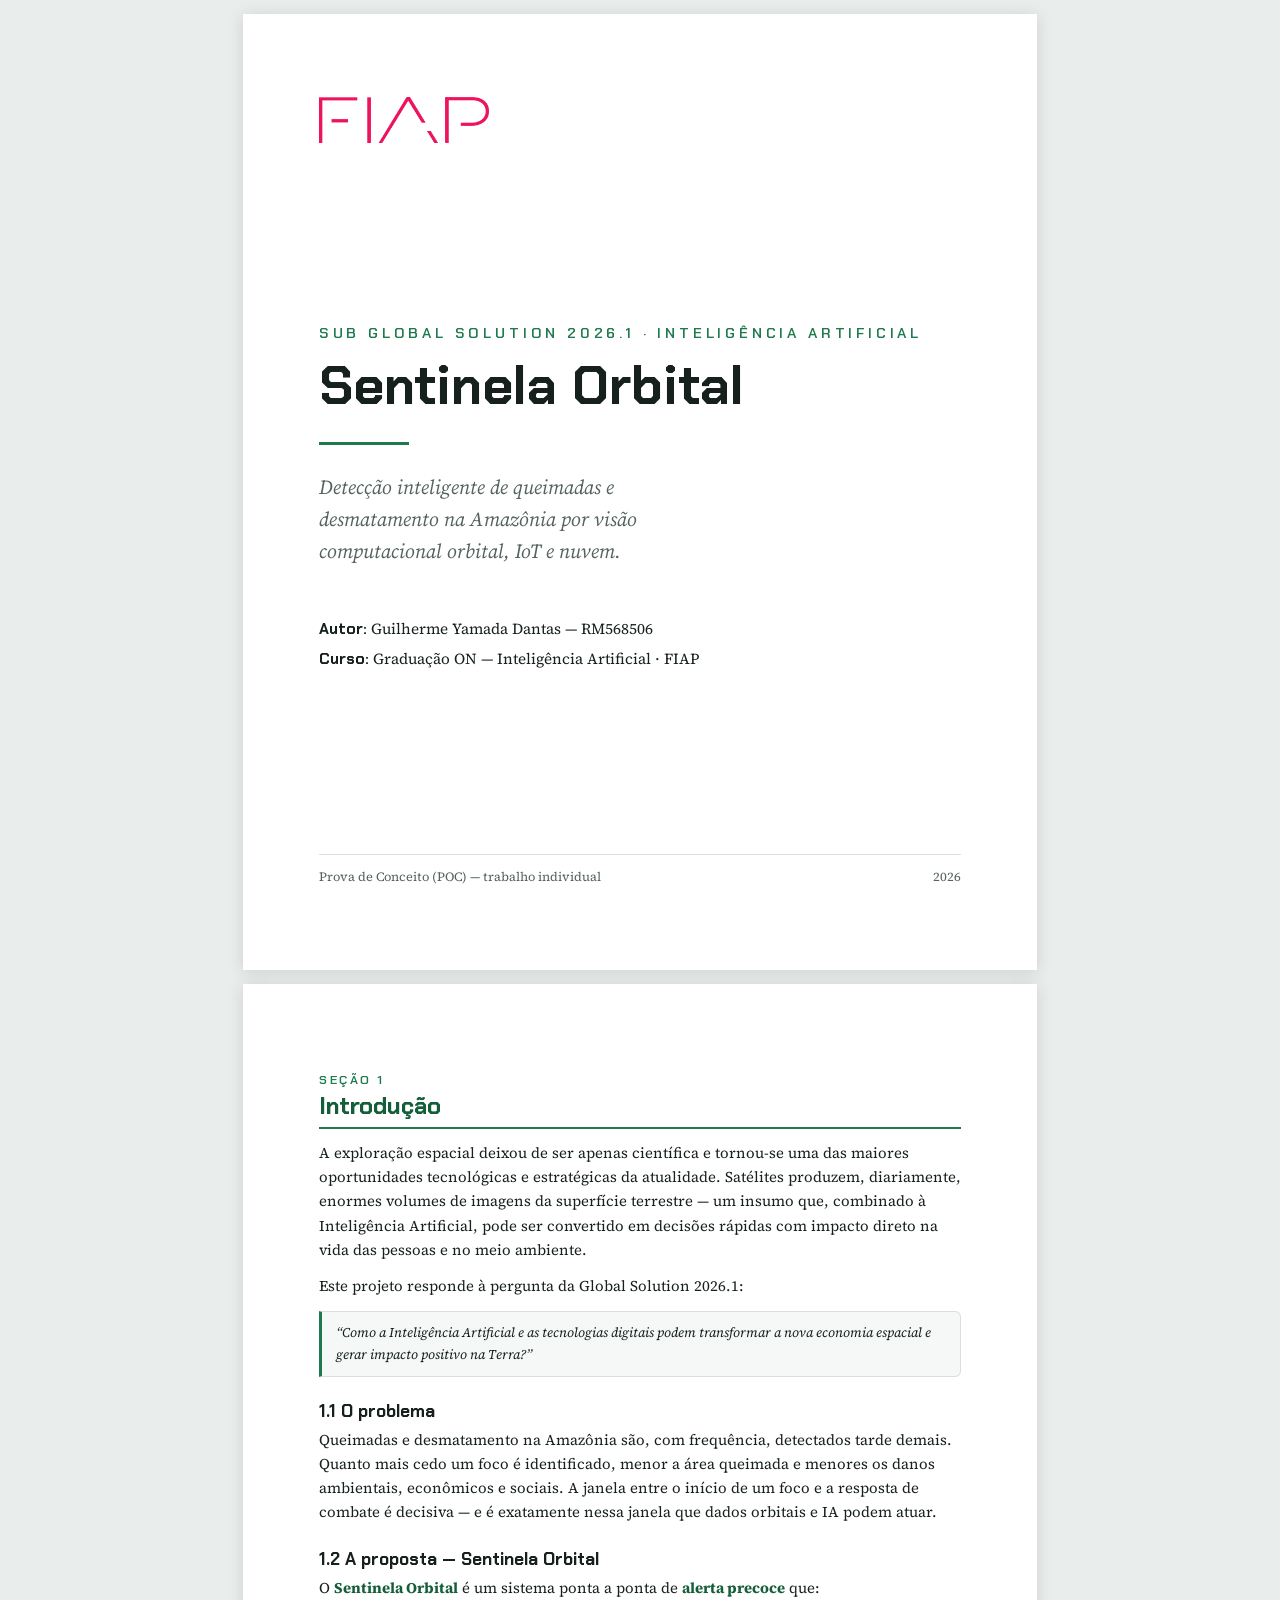
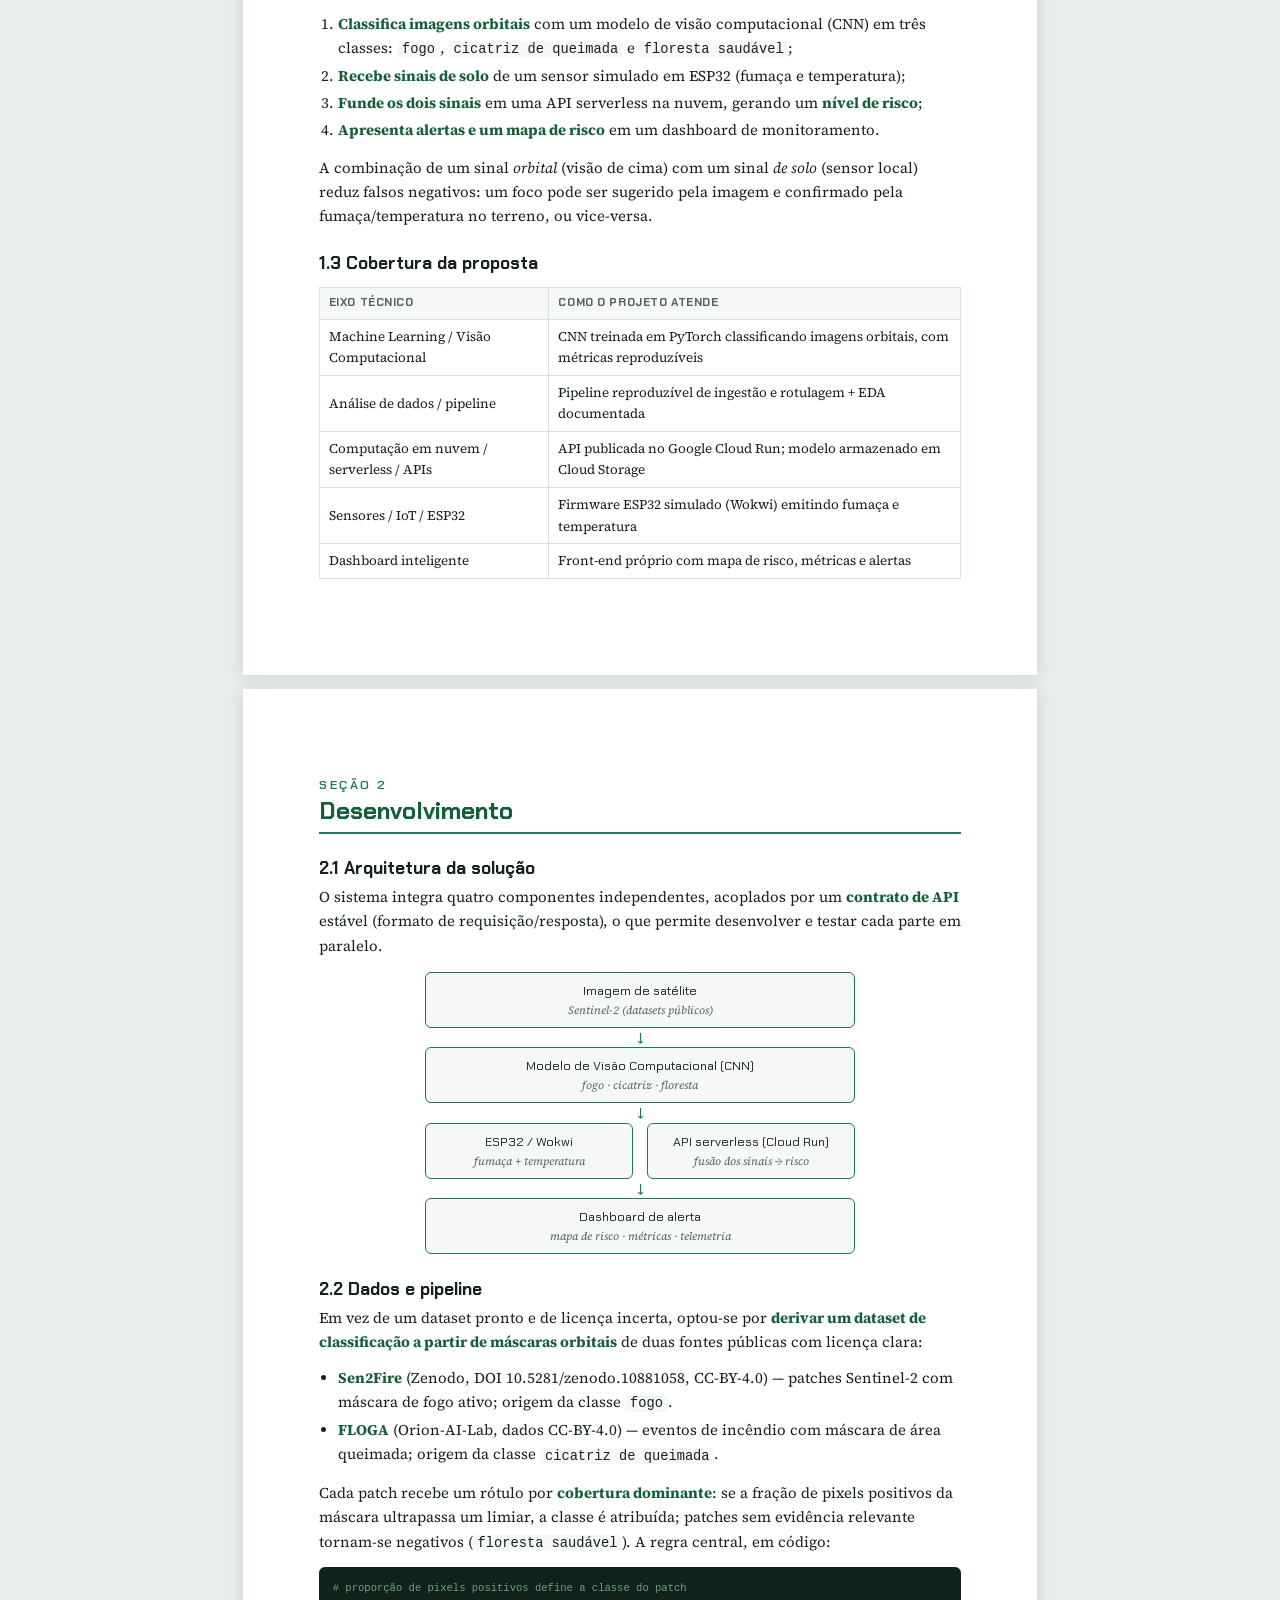
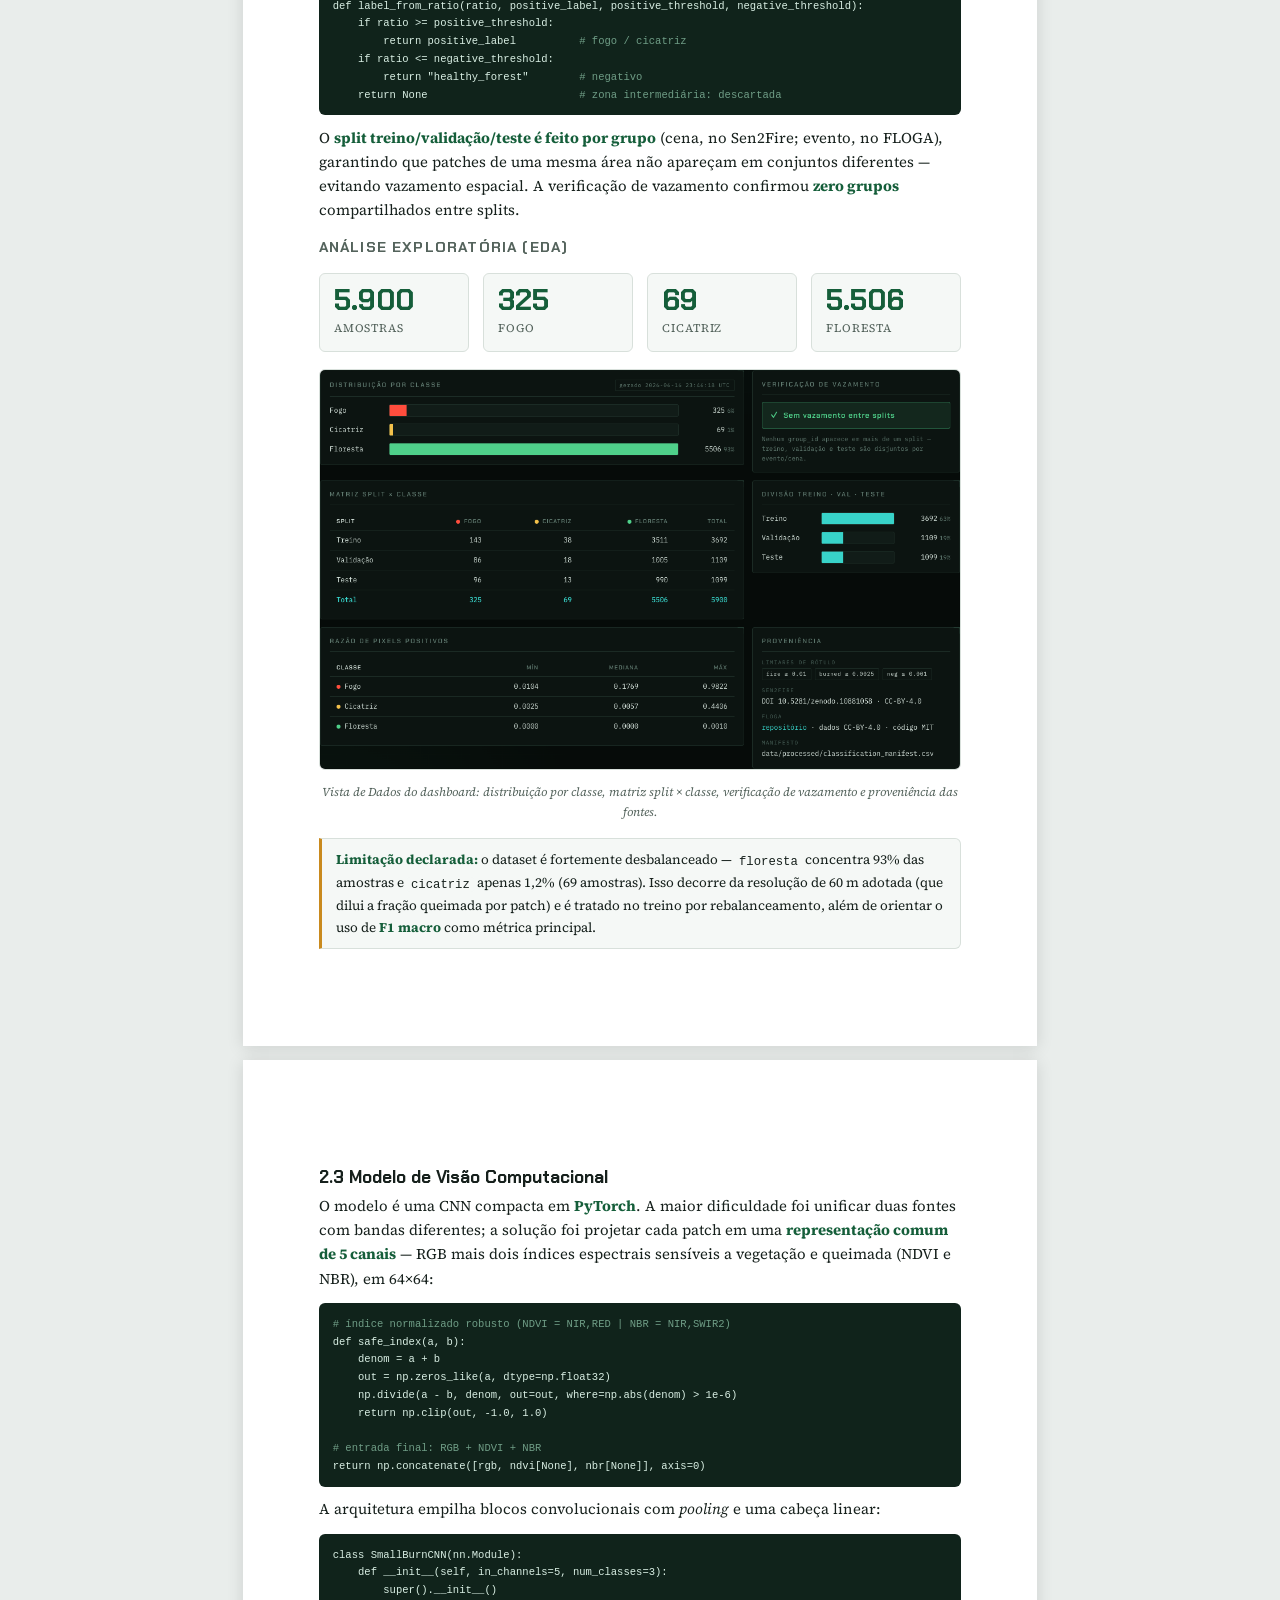
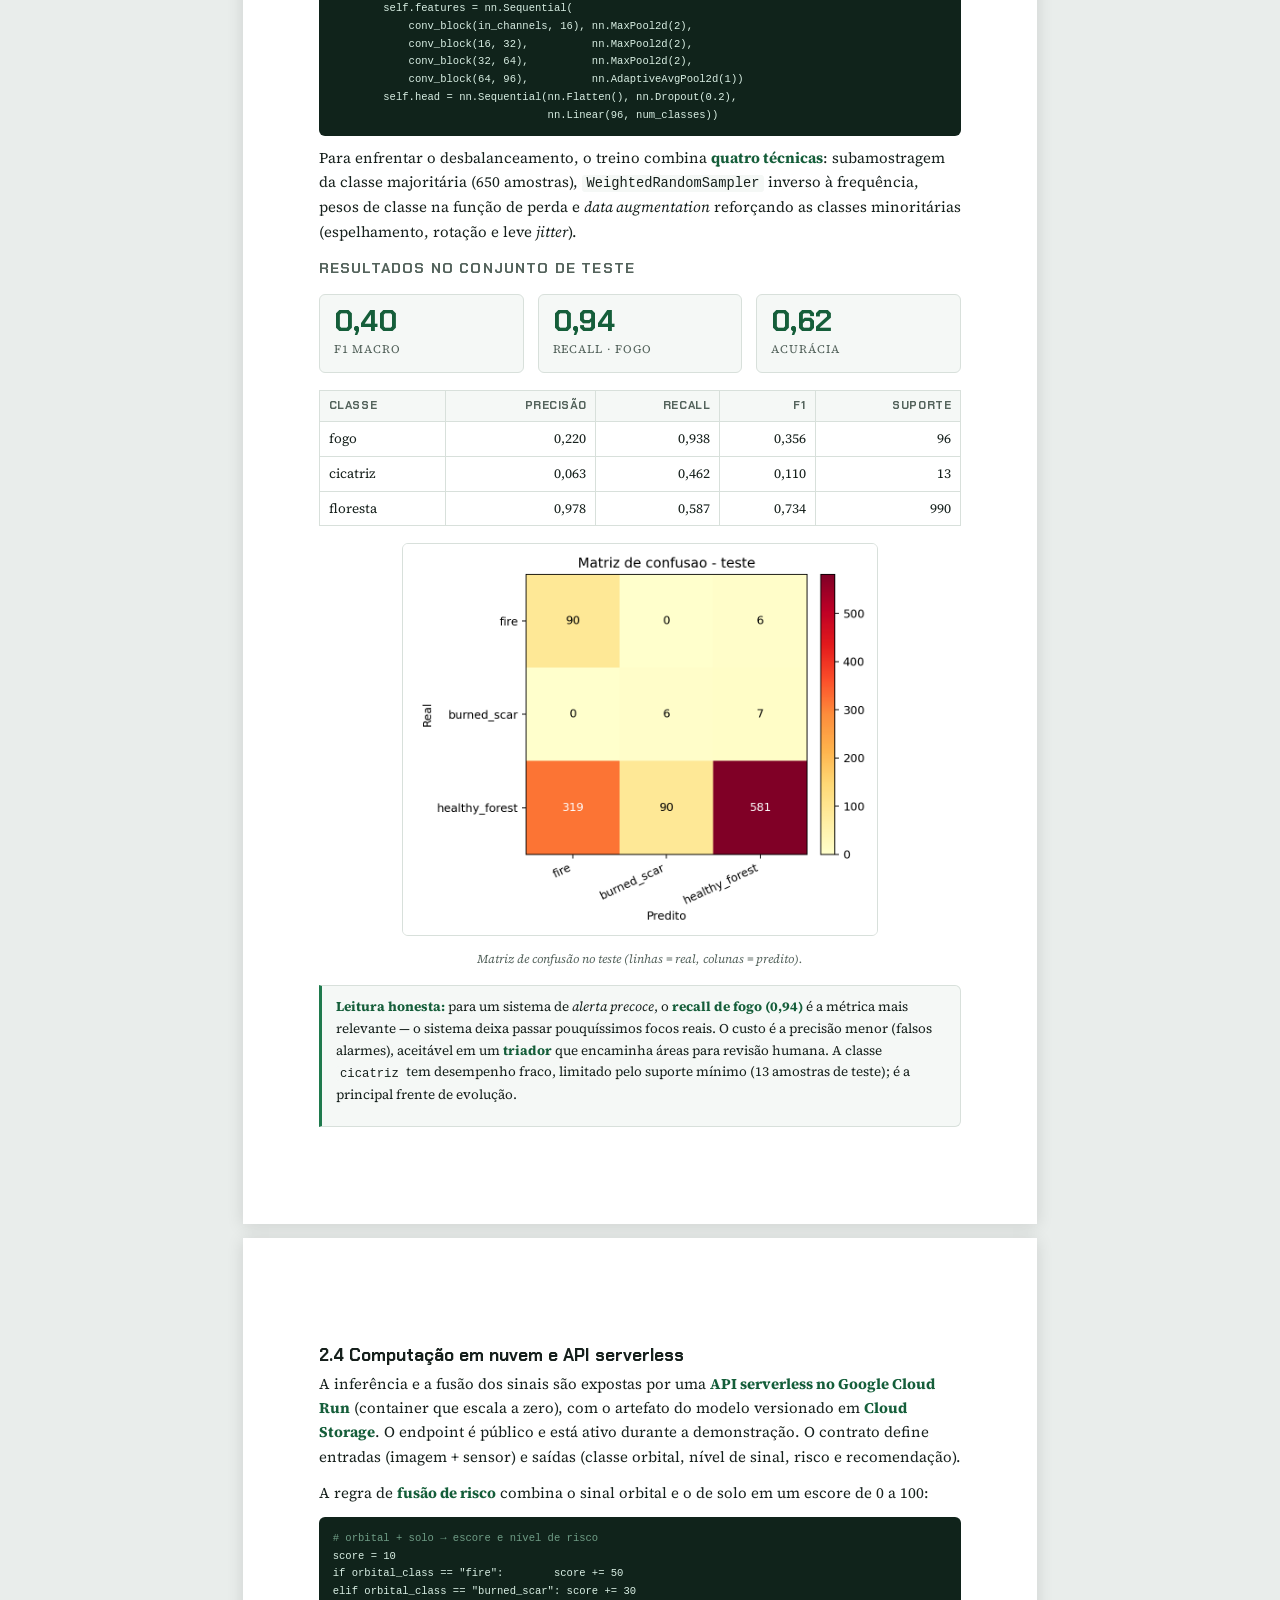
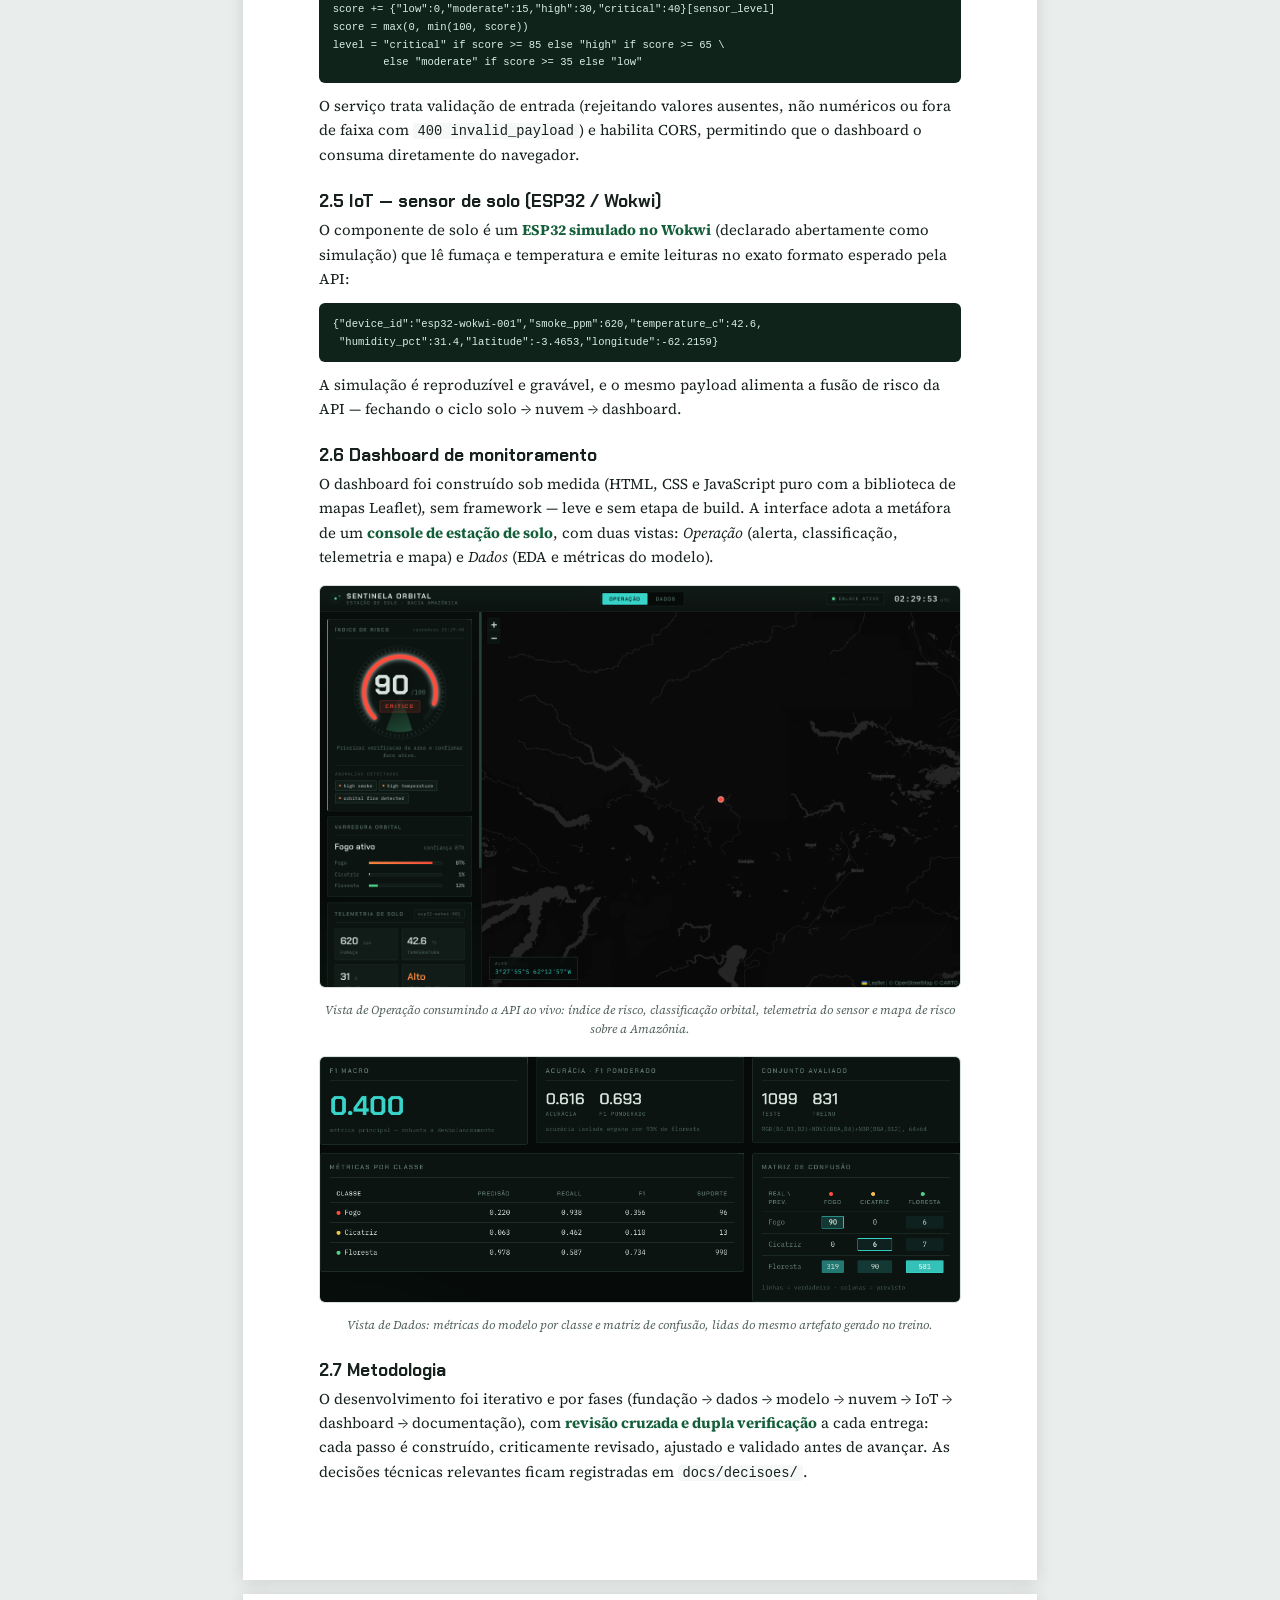
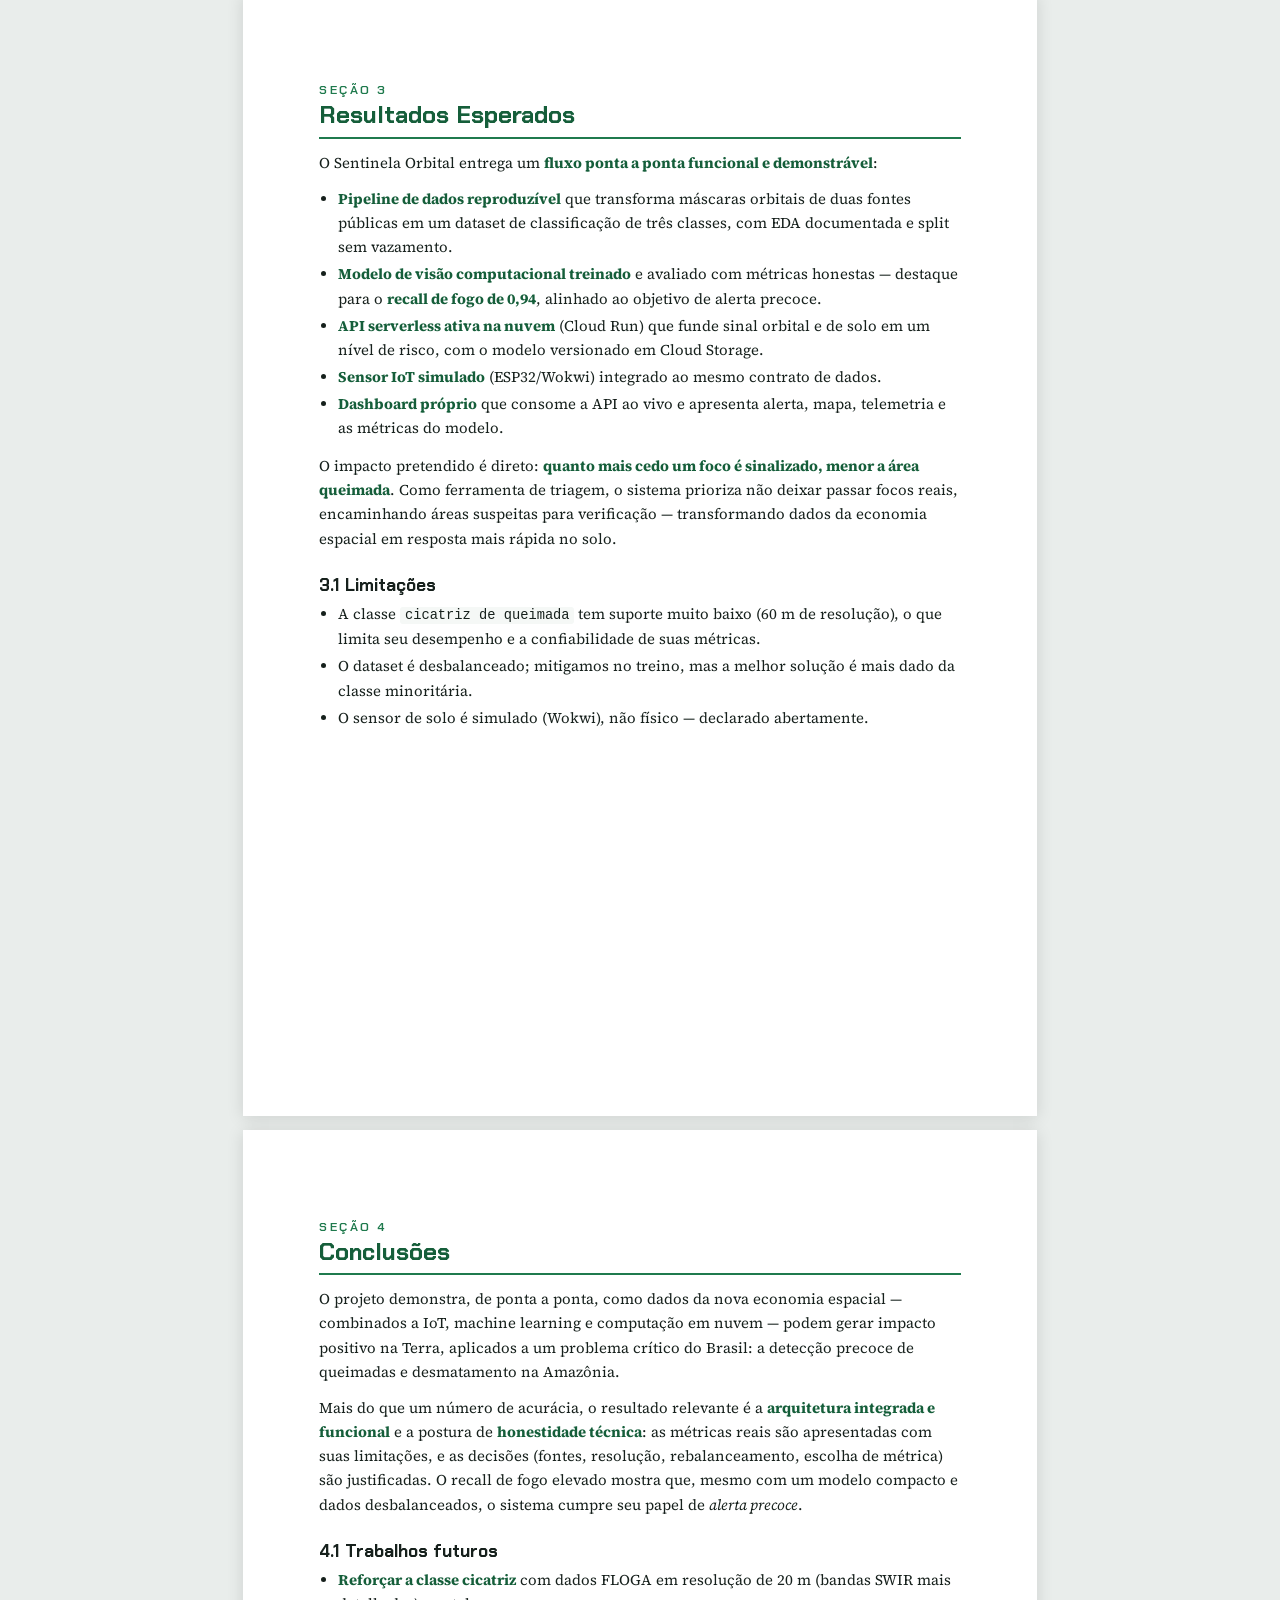
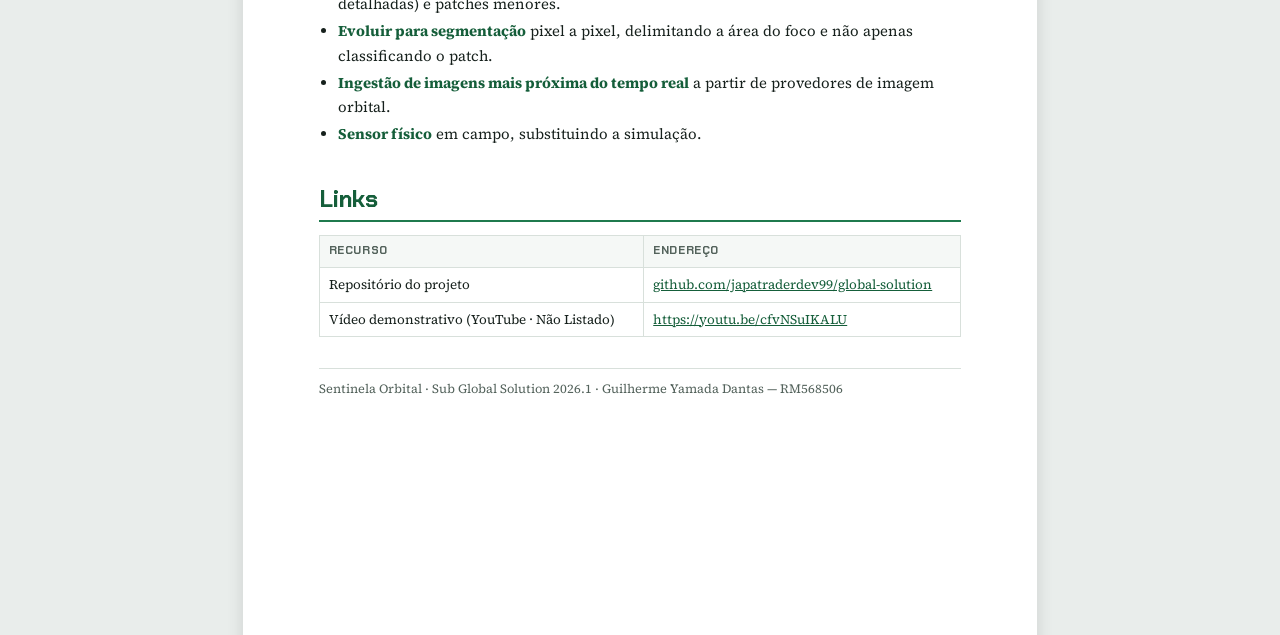
<file: docs/relatorio.html>
<!DOCTYPE html>
<html lang="pt-BR">
<head>
<meta charset="UTF-8">
<meta name="viewport" content="width=device-width, initial-scale=1.0">
<title>Sentinela Orbital — Relatório · Sub GS 2026.1</title>
<link rel="preconnect" href="https://fonts.googleapis.com">
<link rel="preconnect" href="https://fonts.gstatic.com" crossorigin>
<link href="https://fonts.googleapis.com/css2?family=Chakra+Petch:wght@500;600;700&family=Source+Serif+4:opsz,wght@8..60,400;8..60,600&display=swap" rel="stylesheet">
<style>
  :root{
    --ink:#16201c; --soft:#54635c; --line:#d8e0db;
    --green:#1f7a4d; --green-d:#155e3a; --amber:#c98a1e; --red:#c0392b;
    --bg:#ffffff; --panel:#f5f8f6;
    --display:'Chakra Petch',system-ui,sans-serif;
    --body:'Source Serif 4',Georgia,serif;
  }
  *{box-sizing:border-box;}
  html,body{margin:0;padding:0;}
  body{font-family:var(--body); color:var(--ink); background:#e9edeb; line-height:1.62; font-size:11.2pt;}

  /* página */
  .page{
    background:var(--bg); width:210mm; min-height:297mm;
    margin:14px auto; padding:22mm 20mm; box-shadow:0 2px 16px rgba(0,0,0,.12);
  }
  @media print{
    body{background:#fff;}
    .page{width:auto;min-height:auto;margin:0;padding:0;box-shadow:none;}
    .page + .page{page-break-before:always;}
    h2{page-break-after:avoid;}
    figure,table,pre,.card{page-break-inside:avoid;}
    @page{size:A4; margin:18mm 16mm;}
  }

  /* tipografia */
  h1,h2,h3,h4{font-family:var(--display); color:var(--green-d); line-height:1.2; font-weight:700;}
  h2{font-size:18pt; margin:0 0 .5em; padding-bottom:.28em; border-bottom:2px solid var(--green);}
  h3{font-size:13pt; margin:1.4em 0 .35em; color:var(--ink);}
  h4{font-size:11pt; margin:1.1em 0 .25em; color:var(--soft); text-transform:uppercase; letter-spacing:.08em;}
  p{margin:0 0 .8em;}
  .eyebrow{font-family:var(--display); font-size:9.5pt; letter-spacing:.22em; text-transform:uppercase; color:var(--green); font-weight:600;}
  a{color:var(--green-d);}
  strong{color:var(--green-d);}
  ul,ol{margin:0 0 .9em 0; padding-left:1.3em;} li{margin:.2em 0;}

  /* capa */
  .cover{display:flex; flex-direction:column; min-height:253mm;}
  .cover-logo{width:170px;}
  .cover-mid{flex:1; display:flex; flex-direction:column; justify-content:center;}
  .cover-kicker{font-family:var(--display); letter-spacing:.26em; text-transform:uppercase; color:var(--green); font-size:11pt; font-weight:600;}
  .cover h1{font-size:40pt; color:var(--ink); margin:.15em 0 .1em;}
  .cover-sub{font-size:15pt; color:var(--soft); font-style:italic; max-width:36ch;}
  .cover-rule{height:3px; width:90px; background:var(--green); margin:18px 0 26px;}
  .cover-meta{font-size:11.5pt; line-height:1.9;}
  .cover-meta b{font-family:var(--display);}
  .cover-foot{border-top:1px solid var(--line); padding-top:12px; color:var(--soft); font-size:9.5pt; display:flex; justify-content:space-between;}

  /* componentes */
  figure{margin:1.1em 0;}
  figure img{width:100%; border:1px solid var(--line); border-radius:6px;}
  figcaption{font-size:9pt; color:var(--soft); margin-top:.5em; text-align:center; font-style:italic;}
  .img-narrow{max-width:74%; margin-left:auto; margin-right:auto; display:block;}

  pre{background:#10231b; color:#d9efe4; font-family:'SFMono-Regular',Consolas,monospace; font-size:8.6pt; line-height:1.5; padding:12px 14px; border-radius:6px; overflow:auto; margin:.9em 0;}
  pre .c{color:#6f9d86;} /* comentário */
  code{font-family:'SFMono-Regular',Consolas,monospace; font-size:.92em; background:var(--panel); padding:.05em .35em; border-radius:3px;}
  pre code{background:none;padding:0;}

  table{width:100%; border-collapse:collapse; font-size:10pt; margin:1em 0;}
  th,td{border:1px solid var(--line); padding:6px 9px; text-align:left;}
  th{background:var(--panel); font-family:var(--display); font-size:8.6pt; letter-spacing:.05em; text-transform:uppercase; color:var(--soft);}
  td.num,th.num{text-align:right; font-variant-numeric:tabular-nums;}
  tr.total td{font-weight:600; background:#f0f6f2;}

  .card{background:var(--panel); border:1px solid var(--line); border-left:3px solid var(--green); border-radius:0 6px 6px 0; padding:10px 14px; margin:1em 0; font-size:10pt;}
  .card.warn{border-left-color:var(--amber);}
  .kpi-row{display:flex; gap:14px; margin:1.1em 0;}
  .kpi{flex:1; background:var(--panel); border:1px solid var(--line); border-radius:6px; padding:12px 14px;}
  .kpi b{display:block; font-family:var(--display); font-size:22pt; color:var(--green-d); line-height:1;}
  .kpi span{font-size:8.6pt; color:var(--soft); text-transform:uppercase; letter-spacing:.08em;}

  .diagram{margin:1.1em auto; max-width:430px; font-family:var(--display); font-size:9.4pt;}
  .node{border:1.5px solid var(--green); border-radius:6px; padding:8px 12px; text-align:center; background:var(--panel); color:var(--ink);}
  .node small{display:block; font-family:var(--body); font-style:italic; color:var(--soft); font-size:8.4pt;}
  .arrow{text-align:center; color:var(--green); font-size:13pt; line-height:1.1;}
  .pair{display:flex; gap:14px;} .pair .node{flex:1;}
</style>
</head>
<body>

<!-- ════════ CAPA ════════ -->
<section class="page cover">
  <img class="cover-logo" src="../assets/logo-fiap.png" alt="FIAP">
  <div class="cover-mid">
    <div class="cover-kicker">Sub Global Solution 2026.1 · Inteligência Artificial</div>
    <h1>Sentinela Orbital</h1>
    <div class="cover-rule"></div>
    <p class="cover-sub">Detecção inteligente de queimadas e desmatamento na Amazônia por visão computacional orbital, IoT e nuvem.</p>
    <div style="height:30px"></div>
    <div class="cover-meta">
      <div><b>Autor:</b> Guilherme Yamada Dantas — RM568506</div>
      <div><b>Curso:</b> Graduação ON — Inteligência Artificial · FIAP</div>
    </div>
  </div>
  <div class="cover-foot">
    <span>Prova de Conceito (POC) — trabalho individual</span>
    <span>2026</span>
  </div>
</section>

<!-- ════════ 1. INTRODUÇÃO ════════ -->
<section class="page">
  <span class="eyebrow">Seção 1</span>
  <h2>Introdução</h2>

  <p>A exploração espacial deixou de ser apenas científica e tornou-se uma das maiores oportunidades tecnológicas e estratégicas da atualidade. Satélites produzem, diariamente, enormes volumes de imagens da superfície terrestre — um insumo que, combinado à Inteligência Artificial, pode ser convertido em decisões rápidas com impacto direto na vida das pessoas e no meio ambiente.</p>

  <p>Este projeto responde à pergunta da Global Solution 2026.1:</p>
  <div class="card"><em>“Como a Inteligência Artificial e as tecnologias digitais podem transformar a nova economia espacial e gerar impacto positivo na Terra?”</em></div>

  <h3>1.1 O problema</h3>
  <p>Queimadas e desmatamento na Amazônia são, com frequência, detectados tarde demais. Quanto mais cedo um foco é identificado, menor a área queimada e menores os danos ambientais, econômicos e sociais. A janela entre o início de um foco e a resposta de combate é decisiva — e é exatamente nessa janela que dados orbitais e IA podem atuar.</p>

  <h3>1.2 A proposta — Sentinela Orbital</h3>
  <p>O <strong>Sentinela Orbital</strong> é um sistema ponta a ponta de <strong>alerta precoce</strong> que:</p>
  <ol>
    <li><strong>Classifica imagens orbitais</strong> com um modelo de visão computacional (CNN) em três classes: <code>fogo</code>, <code>cicatriz de queimada</code> e <code>floresta saudável</code>;</li>
    <li><strong>Recebe sinais de solo</strong> de um sensor simulado em ESP32 (fumaça e temperatura);</li>
    <li><strong>Funde os dois sinais</strong> em uma API serverless na nuvem, gerando um <strong>nível de risco</strong>;</li>
    <li><strong>Apresenta alertas e um mapa de risco</strong> em um dashboard de monitoramento.</li>
  </ol>
  <p>A combinação de um sinal <em>orbital</em> (visão de cima) com um sinal <em>de solo</em> (sensor local) reduz falsos negativos: um foco pode ser sugerido pela imagem e confirmado pela fumaça/temperatura no terreno, ou vice-versa.</p>

  <h3>1.3 Cobertura da proposta</h3>
  <table>
    <tr><th>Eixo técnico</th><th>Como o projeto atende</th></tr>
    <tr><td>Machine Learning / Visão Computacional</td><td>CNN treinada em PyTorch classificando imagens orbitais, com métricas reproduzíveis</td></tr>
    <tr><td>Análise de dados / pipeline</td><td>Pipeline reproduzível de ingestão e rotulagem + EDA documentada</td></tr>
    <tr><td>Computação em nuvem / serverless / APIs</td><td>API publicada no Google Cloud Run; modelo armazenado em Cloud Storage</td></tr>
    <tr><td>Sensores / IoT / ESP32</td><td>Firmware ESP32 simulado (Wokwi) emitindo fumaça e temperatura</td></tr>
    <tr><td>Dashboard inteligente</td><td>Front-end próprio com mapa de risco, métricas e alertas</td></tr>
  </table>
</section>

<!-- ════════ 2. DESENVOLVIMENTO ════════ -->
<section class="page">
  <span class="eyebrow">Seção 2</span>
  <h2>Desenvolvimento</h2>

  <h3>2.1 Arquitetura da solução</h3>
  <p>O sistema integra quatro componentes independentes, acoplados por um <strong>contrato de API</strong> estável (formato de requisição/resposta), o que permite desenvolver e testar cada parte em paralelo.</p>

  <div class="diagram">
    <div class="node">Imagem de satélite <small>Sentinel-2 (datasets públicos)</small></div>
    <div class="arrow">↓</div>
    <div class="node">Modelo de Visão Computacional (CNN) <small>fogo · cicatriz · floresta</small></div>
    <div class="arrow">↓</div>
    <div class="pair">
      <div class="node">ESP32 / Wokwi <small>fumaça + temperatura</small></div>
      <div class="node">API serverless (Cloud Run) <small>fusão dos sinais → risco</small></div>
    </div>
    <div class="arrow">↓</div>
    <div class="node">Dashboard de alerta <small>mapa de risco · métricas · telemetria</small></div>
  </div>

  <h3>2.2 Dados e pipeline</h3>
  <p>Em vez de um dataset pronto e de licença incerta, optou-se por <strong>derivar um dataset de classificação a partir de máscaras orbitais</strong> de duas fontes públicas com licença clara:</p>
  <ul>
    <li><strong>Sen2Fire</strong> (Zenodo, DOI 10.5281/zenodo.10881058, CC-BY-4.0) — patches Sentinel-2 com máscara de fogo ativo; origem da classe <code>fogo</code>.</li>
    <li><strong>FLOGA</strong> (Orion-AI-Lab, dados CC-BY-4.0) — eventos de incêndio com máscara de área queimada; origem da classe <code>cicatriz de queimada</code>.</li>
  </ul>
  <p>Cada patch recebe um rótulo por <strong>cobertura dominante</strong>: se a fração de pixels positivos da máscara ultrapassa um limiar, a classe é atribuída; patches sem evidência relevante tornam-se negativos (<code>floresta saudável</code>). A regra central, em código:</p>
<pre><code><span class="c"># proporção de pixels positivos define a classe do patch</span>
def label_from_ratio(ratio, positive_label, positive_threshold, negative_threshold):
    if ratio &gt;= positive_threshold:
        return positive_label          <span class="c"># fogo / cicatriz</span>
    if ratio &lt;= negative_threshold:
        return "healthy_forest"        <span class="c"># negativo</span>
    return None                        <span class="c"># zona intermediária: descartada</span></code></pre>

  <p>O <strong>split treino/validação/teste é feito por grupo</strong> (cena, no Sen2Fire; evento, no FLOGA), garantindo que patches de uma mesma área não apareçam em conjuntos diferentes — evitando vazamento espacial. A verificação de vazamento confirmou <strong>zero grupos</strong> compartilhados entre splits.</p>

  <h4>Análise exploratória (EDA)</h4>
  <div class="kpi-row">
    <div class="kpi"><b>5.900</b><span>amostras</span></div>
    <div class="kpi"><b>325</b><span>fogo</span></div>
    <div class="kpi"><b>69</b><span>cicatriz</span></div>
    <div class="kpi"><b>5.506</b><span>floresta</span></div>
  </div>
  <figure>
    <img src="img/dash-eda.png" alt="EDA no dashboard">
    <figcaption>Vista de Dados do dashboard: distribuição por classe, matriz split × classe, verificação de vazamento e proveniência das fontes.</figcaption>
  </figure>
  <div class="card warn"><strong>Limitação declarada:</strong> o dataset é fortemente desbalanceado — <code>floresta</code> concentra 93% das amostras e <code>cicatriz</code> apenas 1,2% (69 amostras). Isso decorre da resolução de 60 m adotada (que dilui a fração queimada por patch) e é tratado no treino por rebalanceamento, além de orientar o uso de <strong>F1 macro</strong> como métrica principal.</div>
</section>

<section class="page">
  <h3>2.3 Modelo de Visão Computacional</h3>
  <p>O modelo é uma CNN compacta em <strong>PyTorch</strong>. A maior dificuldade foi unificar duas fontes com bandas diferentes; a solução foi projetar cada patch em uma <strong>representação comum de 5 canais</strong> — RGB mais dois índices espectrais sensíveis a vegetação e queimada (NDVI e NBR), em 64×64:</p>
<pre><code><span class="c"># índice normalizado robusto (NDVI = NIR,RED | NBR = NIR,SWIR2)</span>
def safe_index(a, b):
    denom = a + b
    out = np.zeros_like(a, dtype=np.float32)
    np.divide(a - b, denom, out=out, where=np.abs(denom) &gt; 1e-6)
    return np.clip(out, -1.0, 1.0)

<span class="c"># entrada final: RGB + NDVI + NBR</span>
return np.concatenate([rgb, ndvi[None], nbr[None]], axis=0)</code></pre>

  <p>A arquitetura empilha blocos convolucionais com <em>pooling</em> e uma cabeça linear:</p>
<pre><code>class SmallBurnCNN(nn.Module):
    def __init__(self, in_channels=5, num_classes=3):
        super().__init__()
        self.features = nn.Sequential(
            conv_block(in_channels, 16), nn.MaxPool2d(2),
            conv_block(16, 32),          nn.MaxPool2d(2),
            conv_block(32, 64),          nn.MaxPool2d(2),
            conv_block(64, 96),          nn.AdaptiveAvgPool2d(1))
        self.head = nn.Sequential(nn.Flatten(), nn.Dropout(0.2),
                                  nn.Linear(96, num_classes))</code></pre>

  <p>Para enfrentar o desbalanceamento, o treino combina <strong>quatro técnicas</strong>: subamostragem da classe majoritária (650 amostras), <code>WeightedRandomSampler</code> inverso à frequência, pesos de classe na função de perda e <em>data augmentation</em> reforçando as classes minoritárias (espelhamento, rotação e leve <em>jitter</em>).</p>

  <h4>Resultados no conjunto de teste</h4>
  <div class="kpi-row">
    <div class="kpi"><b>0,40</b><span>F1 macro</span></div>
    <div class="kpi"><b>0,94</b><span>recall · fogo</span></div>
    <div class="kpi"><b>0,62</b><span>acurácia</span></div>
  </div>
  <table>
    <tr><th>Classe</th><th class="num">Precisão</th><th class="num">Recall</th><th class="num">F1</th><th class="num">Suporte</th></tr>
    <tr><td>fogo</td><td class="num">0,220</td><td class="num">0,938</td><td class="num">0,356</td><td class="num">96</td></tr>
    <tr><td>cicatriz</td><td class="num">0,063</td><td class="num">0,462</td><td class="num">0,110</td><td class="num">13</td></tr>
    <tr><td>floresta</td><td class="num">0,978</td><td class="num">0,587</td><td class="num">0,734</td><td class="num">990</td></tr>
  </table>
  <figure class="img-narrow">
    <img src="eda/confusion_matrix.png" alt="Matriz de confusão">
    <figcaption>Matriz de confusão no teste (linhas = real, colunas = predito).</figcaption>
  </figure>
  <div class="card"><strong>Leitura honesta:</strong> para um sistema de <em>alerta precoce</em>, o <strong>recall de fogo (0,94)</strong> é a métrica mais relevante — o sistema deixa passar pouquíssimos focos reais. O custo é a precisão menor (falsos alarmes), aceitável em um <strong>triador</strong> que encaminha áreas para revisão humana. A classe <code>cicatriz</code> tem desempenho fraco, limitado pelo suporte mínimo (13 amostras de teste); é a principal frente de evolução.</p></div>
</section>

<section class="page">
  <h3>2.4 Computação em nuvem e API serverless</h3>
  <p>A inferência e a fusão dos sinais são expostas por uma <strong>API serverless no Google Cloud Run</strong> (container que escala a zero), com o artefato do modelo versionado em <strong>Cloud Storage</strong>. O endpoint é público e está ativo durante a demonstração. O contrato define entradas (imagem + sensor) e saídas (classe orbital, nível de sinal, risco e recomendação).</p>
  <p>A regra de <strong>fusão de risco</strong> combina o sinal orbital e o de solo em um escore de 0 a 100:</p>
<pre><code><span class="c"># orbital + solo → escore e nível de risco</span>
score = 10
if orbital_class == "fire":        score += 50
elif orbital_class == "burned_scar": score += 30
score += {"low":0,"moderate":15,"high":30,"critical":40}[sensor_level]
score = max(0, min(100, score))
level = "critical" if score &gt;= 85 else "high" if score &gt;= 65 \
        else "moderate" if score &gt;= 35 else "low"</code></pre>
  <p>O serviço trata validação de entrada (rejeitando valores ausentes, não numéricos ou fora de faixa com <code>400 invalid_payload</code>) e habilita CORS, permitindo que o dashboard o consuma diretamente do navegador.</p>

  <h3>2.5 IoT — sensor de solo (ESP32 / Wokwi)</h3>
  <p>O componente de solo é um <strong>ESP32 simulado no Wokwi</strong> (declarado abertamente como simulação) que lê fumaça e temperatura e emite leituras no exato formato esperado pela API:</p>
<pre><code>{"device_id":"esp32-wokwi-001","smoke_ppm":620,"temperature_c":42.6,
 "humidity_pct":31.4,"latitude":-3.4653,"longitude":-62.2159}</code></pre>
  <p>A simulação é reproduzível e gravável, e o mesmo payload alimenta a fusão de risco da API — fechando o ciclo solo → nuvem → dashboard.</p>

  <h3>2.6 Dashboard de monitoramento</h3>
  <p>O dashboard foi construído sob medida (HTML, CSS e JavaScript puro com a biblioteca de mapas Leaflet), sem framework — leve e sem etapa de build. A interface adota a metáfora de um <strong>console de estação de solo</strong>, com duas vistas: <em>Operação</em> (alerta, classificação, telemetria e mapa) e <em>Dados</em> (EDA e métricas do modelo).</p>
  <figure>
    <img src="img/dash-ops.png" alt="Dashboard — operação">
    <figcaption>Vista de Operação consumindo a API ao vivo: índice de risco, classificação orbital, telemetria do sensor e mapa de risco sobre a Amazônia.</figcaption>
  </figure>
  <figure>
    <img src="img/dash-model.png" alt="Dashboard — métricas do modelo">
    <figcaption>Vista de Dados: métricas do modelo por classe e matriz de confusão, lidas do mesmo artefato gerado no treino.</figcaption>
  </figure>

  <h3>2.7 Metodologia</h3>
  <p>O desenvolvimento foi iterativo e por fases (fundação → dados → modelo → nuvem → IoT → dashboard → documentação), com <strong>revisão cruzada e dupla verificação</strong> a cada entrega: cada passo é construído, criticamente revisado, ajustado e validado antes de avançar. As decisões técnicas relevantes ficam registradas em <code>docs/decisoes/</code>.</p>
</section>

<!-- ════════ 3. RESULTADOS ════════ -->
<section class="page">
  <span class="eyebrow">Seção 3</span>
  <h2>Resultados Esperados</h2>
  <p>O Sentinela Orbital entrega um <strong>fluxo ponta a ponta funcional e demonstrável</strong>:</p>
  <ul>
    <li><strong>Pipeline de dados reproduzível</strong> que transforma máscaras orbitais de duas fontes públicas em um dataset de classificação de três classes, com EDA documentada e split sem vazamento.</li>
    <li><strong>Modelo de visão computacional treinado</strong> e avaliado com métricas honestas — destaque para o <strong>recall de fogo de 0,94</strong>, alinhado ao objetivo de alerta precoce.</li>
    <li><strong>API serverless ativa na nuvem</strong> (Cloud Run) que funde sinal orbital e de solo em um nível de risco, com o modelo versionado em Cloud Storage.</li>
    <li><strong>Sensor IoT simulado</strong> (ESP32/Wokwi) integrado ao mesmo contrato de dados.</li>
    <li><strong>Dashboard próprio</strong> que consome a API ao vivo e apresenta alerta, mapa, telemetria e as métricas do modelo.</li>
  </ul>
  <p>O impacto pretendido é direto: <strong>quanto mais cedo um foco é sinalizado, menor a área queimada</strong>. Como ferramenta de triagem, o sistema prioriza não deixar passar focos reais, encaminhando áreas suspeitas para verificação — transformando dados da economia espacial em resposta mais rápida no solo.</p>

  <h3>3.1 Limitações</h3>
  <ul>
    <li>A classe <code>cicatriz de queimada</code> tem suporte muito baixo (60 m de resolução), o que limita seu desempenho e a confiabilidade de suas métricas.</li>
    <li>O dataset é desbalanceado; mitigamos no treino, mas a melhor solução é mais dado da classe minoritária.</li>
    <li>O sensor de solo é simulado (Wokwi), não físico — declarado abertamente.</li>
  </ul>
</section>

<!-- ════════ 4. CONCLUSÕES ════════ -->
<section class="page">
  <span class="eyebrow">Seção 4</span>
  <h2>Conclusões</h2>
  <p>O projeto demonstra, de ponta a ponta, como dados da nova economia espacial — combinados a IoT, machine learning e computação em nuvem — podem gerar impacto positivo na Terra, aplicados a um problema crítico do Brasil: a detecção precoce de queimadas e desmatamento na Amazônia.</p>
  <p>Mais do que um número de acurácia, o resultado relevante é a <strong>arquitetura integrada e funcional</strong> e a postura de <strong>honestidade técnica</strong>: as métricas reais são apresentadas com suas limitações, e as decisões (fontes, resolução, rebalanceamento, escolha de métrica) são justificadas. O recall de fogo elevado mostra que, mesmo com um modelo compacto e dados desbalanceados, o sistema cumpre seu papel de <em>alerta precoce</em>.</p>

  <h3>4.1 Trabalhos futuros</h3>
  <ul>
    <li><strong>Reforçar a classe cicatriz</strong> com dados FLOGA em resolução de 20 m (bandas SWIR mais detalhadas) e patches menores.</li>
    <li><strong>Evoluir para segmentação</strong> pixel a pixel, delimitando a área do foco e não apenas classificando o patch.</li>
    <li><strong>Ingestão de imagens mais próxima do tempo real</strong> a partir de provedores de imagem orbital.</li>
    <li><strong>Sensor físico</strong> em campo, substituindo a simulação.</li>
  </ul>

  <h2 style="margin-top:1.6em;">Links</h2>
  <table>
    <tr><th>Recurso</th><th>Endereço</th></tr>
    <tr><td>Repositório do projeto</td><td><a href="https://github.com/japatraderdev99/global-solution">github.com/japatraderdev99/global-solution</a></td></tr>
    <tr><td>Vídeo demonstrativo (YouTube · Não Listado)</td><td><a href="https://youtu.be/cfvNSuIKALU">https://youtu.be/cfvNSuIKALU</a></td></tr>
  </table>

  <p style="margin-top:2.4em; color:var(--soft); font-size:9.5pt; border-top:1px solid var(--line); padding-top:10px;">Sentinela Orbital · Sub Global Solution 2026.1 · Guilherme Yamada Dantas — RM568506</p>
</section>

</body>
</html>
</file>
